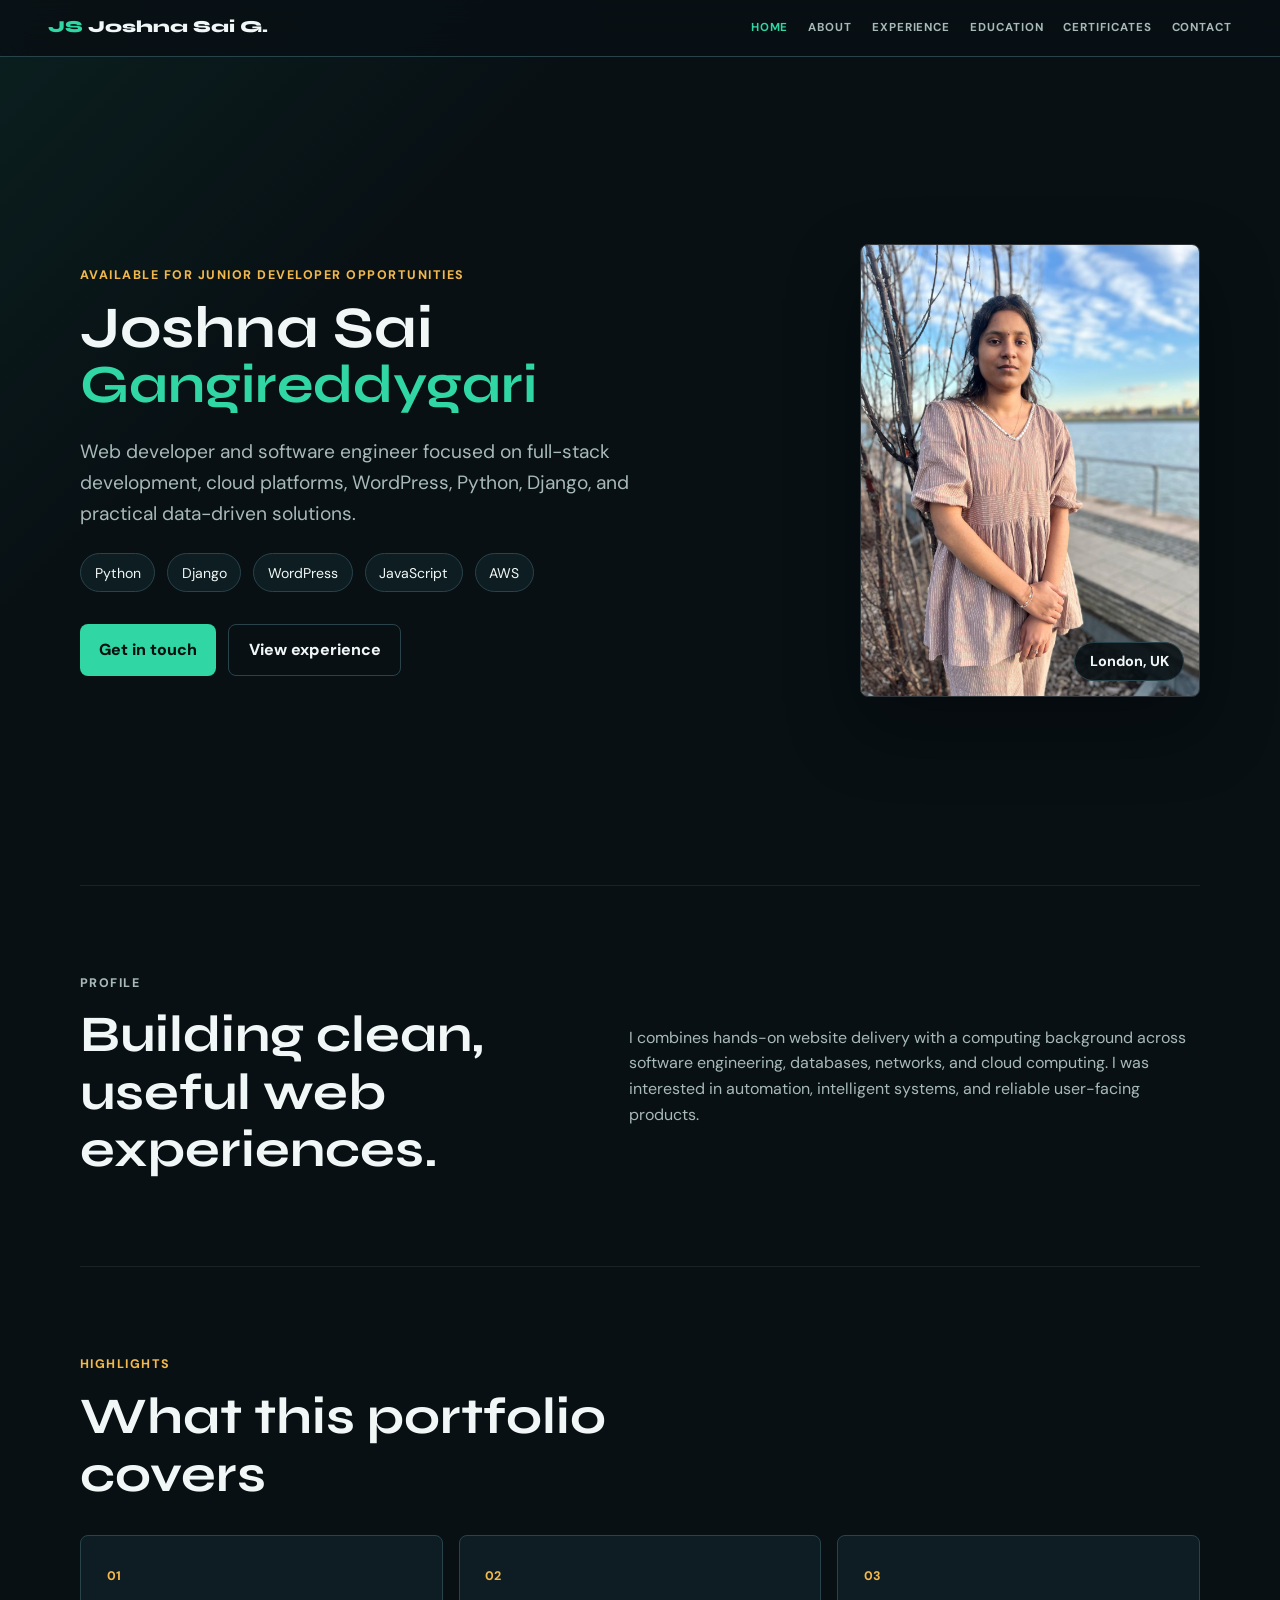
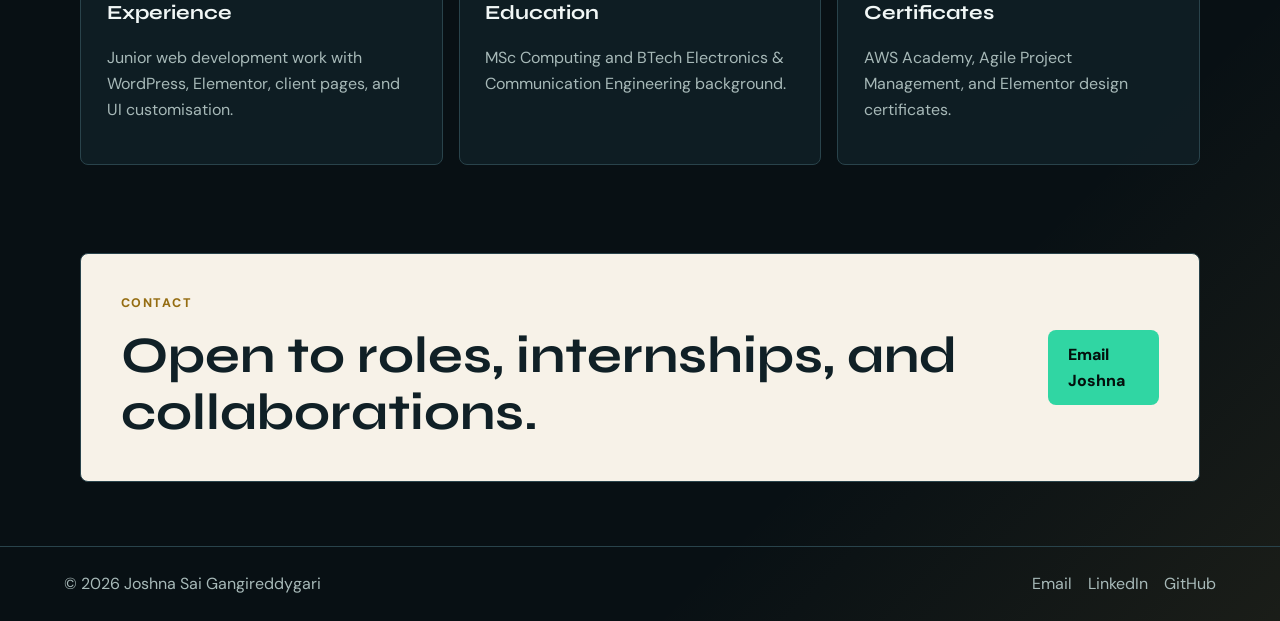
<file: index.html>
<!DOCTYPE html>
<html lang="en">
<head>
  <meta charset="UTF-8">
  <meta name="viewport" content="width=device-width, initial-scale=1.0">
  <meta name="description" content="Portfolio website for Joshna Sai Gangireddygari, a web developer and software engineer based in London.">
  <title>Joshna Sai Gangireddygari | Portfolio</title>
  <link rel="preconnect" href="https://fonts.googleapis.com">
  <link rel="preconnect" href="https://fonts.gstatic.com" crossorigin>
  <link href="https://fonts.googleapis.com/css2?family=DM+Sans:wght@400;500;700&family=Syne:wght@600;700;800&display=swap" rel="stylesheet">
  <link rel="stylesheet" href="style.css">
</head>
<body>
  <header class="site-header">
    <a class="brand" href="index.html"><span>JS</span> Joshna Sai G.</a>
    <button class="menu-toggle" type="button" aria-label="Open navigation" aria-expanded="false">
      <span></span>
      <span></span>
      <span></span>
    </button>
    <nav class="site-nav" aria-label="Main navigation">
      <a href="index.html">Home</a>
      <a href="about.html">About</a>
      <a href="experience.html">Experience</a>
      <a href="education.html">Education</a>
      <a href="certificates.html">Certificates</a>
      <a href="contact.html">Contact</a>
    </nav>
  </header>

  <main>
    <section class="hero">
      <div class="hero-copy">
        <p class="eyebrow">Available for junior developer opportunities</p>
        <h1>Joshna Sai <span>Gangireddygari</span></h1>
        <p class="hero-text">
          Web developer and software engineer focused on full-stack development,
          cloud platforms, WordPress, Python, Django, and practical data-driven solutions.
        </p>
        <div class="tag-row" aria-label="Core skills">
          <span>Python</span>
          <span>Django</span>
          <span>WordPress</span>
          <span>JavaScript</span>
          <span>AWS</span>
        </div>
        <div class="action-row">
          <a class="button primary" href="contact.html">Get in touch</a>
          <a class="button secondary" href="experience.html">View experience</a>
        </div>
      </div>
      <div class="hero-photo">
        <img src="Joshna_profile.jpeg" alt="Joshna Sai Gangireddygari">
        <div class="status-pill">London, UK</div>
      </div>
    </section>

    <section class="section split-section">
      <div>
        <p class="section-kicker">Profile</p>
        <h2>Building clean, useful web experiences.</h2>
      </div>
      <p>
        I combines hands-on website delivery with a computing background across
        software engineering, databases, networks, and cloud computing. I was interested
        in automation, intelligent systems, and reliable user-facing products.
      </p>
    </section>

    <section class="section">
      <div class="section-heading">
        <p class="section-kicker">Highlights</p>
        <h2>What this portfolio covers</h2>
      </div>
      <div class="feature-grid">
        <a class="feature-card" href="experience.html">
          <span>01</span>
          <h3>Experience</h3>
          <p>Junior web development work with WordPress, Elementor, client pages, and UI customisation.</p>
        </a>
        <a class="feature-card" href="education.html">
          <span>02</span>
          <h3>Education</h3>
          <p>MSc Computing and BTech Electronics & Communication Engineering background.</p>
        </a>
        <a class="feature-card" href="certificates.html">
          <span>03</span>
          <h3>Certificates</h3>
          <p>AWS Academy, Agile Project Management, and Elementor design certificates.</p>
        </a>
      </div>
    </section>

    <section class="cta-band">
      <div>
        <p class="section-kicker">Contact</p>
        <h2>Open to roles, internships, and collaborations.</h2>
      </div>
      <a class="button primary" href="mailto:joshnasaigrg@gmail.com">Email Joshna</a>
    </section>
  </main>

  <footer class="site-footer">
    <p>© 2026 Joshna Sai Gangireddygari</p>
    <div>
      <a href="mailto:joshnasaigrg@gmail.com">Email</a>
      <a href="https://www.linkedin.com/in/joshna-sai-gangireddygari-554919246" target="_blank" rel="noopener">LinkedIn</a>
      <a href="https://github.com/joshnasai" target="_blank" rel="noopener">GitHub</a>
    </div>
  </footer>

  <script src="script.js"></script>
</body>
</html>
</file>
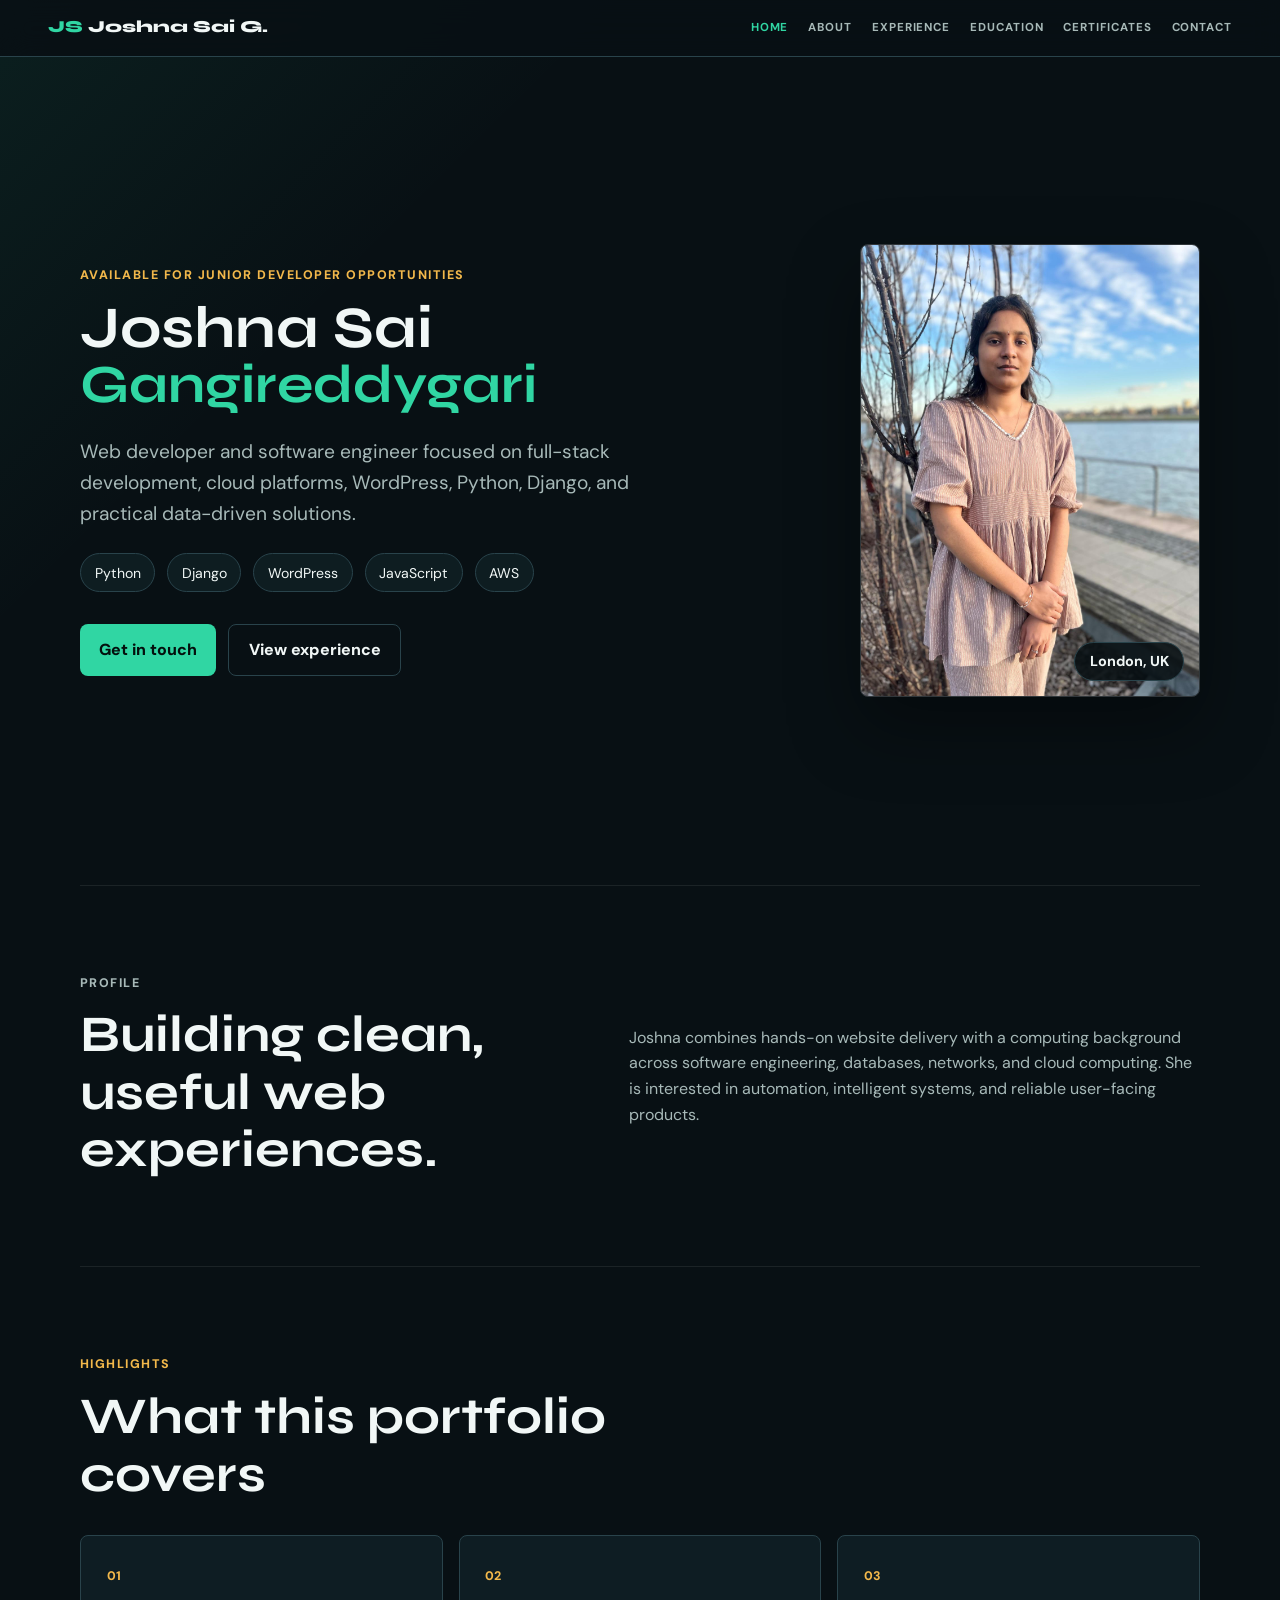
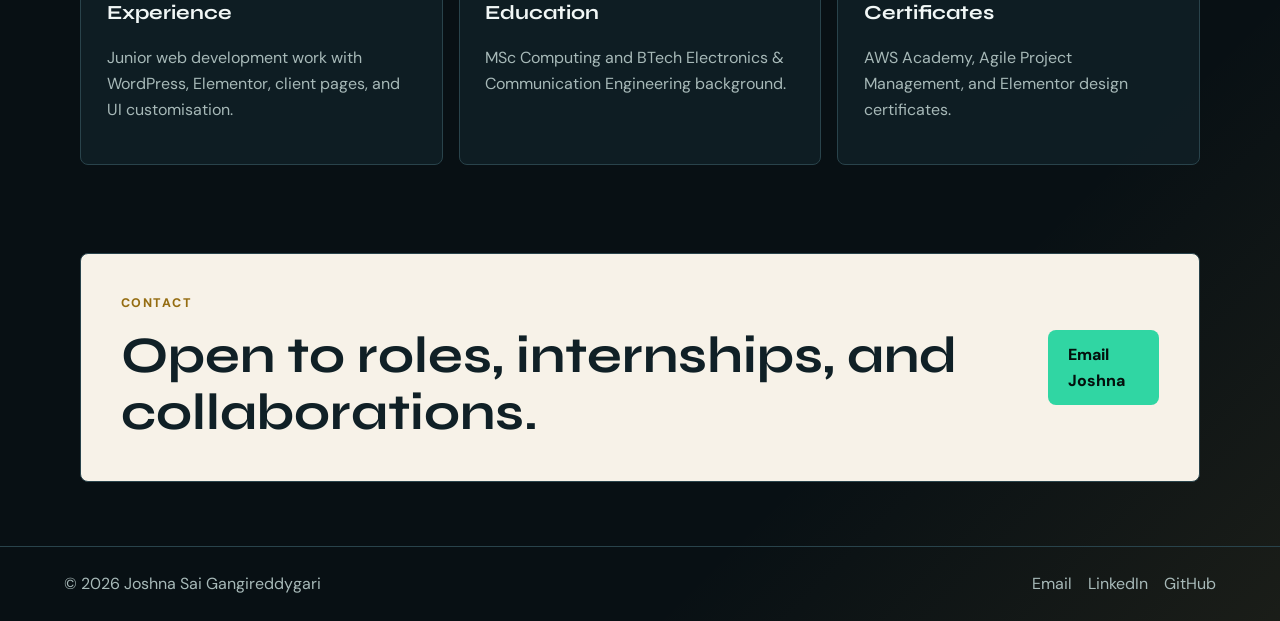
<file: Joshna_Portfolio-main/index.html>
<!DOCTYPE html>
<html lang="en">
<head>
  <meta charset="UTF-8">
  <meta name="viewport" content="width=device-width, initial-scale=1.0">
  <meta name="description" content="Portfolio website for Joshna Sai Gangireddygari, a web developer and software engineer based in London.">
  <title>Joshna Sai Gangireddygari | Portfolio</title>
  <link rel="preconnect" href="https://fonts.googleapis.com">
  <link rel="preconnect" href="https://fonts.gstatic.com" crossorigin>
  <link href="https://fonts.googleapis.com/css2?family=DM+Sans:wght@400;500;700&family=Syne:wght@600;700;800&display=swap" rel="stylesheet">
  <link rel="stylesheet" href="style.css">
</head>
<body>
  <header class="site-header">
    <a class="brand" href="index.html"><span>JS</span> Joshna Sai G.</a>
    <button class="menu-toggle" type="button" aria-label="Open navigation" aria-expanded="false">
      <span></span>
      <span></span>
      <span></span>
    </button>
    <nav class="site-nav" aria-label="Main navigation">
      <a href="index.html">Home</a>
      <a href="about.html">About</a>
      <a href="experience.html">Experience</a>
      <a href="education.html">Education</a>
      <a href="certificates.html">Certificates</a>
      <a href="contact.html">Contact</a>
    </nav>
  </header>

  <main>
    <section class="hero">
      <div class="hero-copy">
        <p class="eyebrow">Available for junior developer opportunities</p>
        <h1>Joshna Sai <span>Gangireddygari</span></h1>
        <p class="hero-text">
          Web developer and software engineer focused on full-stack development,
          cloud platforms, WordPress, Python, Django, and practical data-driven solutions.
        </p>
        <div class="tag-row" aria-label="Core skills">
          <span>Python</span>
          <span>Django</span>
          <span>WordPress</span>
          <span>JavaScript</span>
          <span>AWS</span>
        </div>
        <div class="action-row">
          <a class="button primary" href="contact.html">Get in touch</a>
          <a class="button secondary" href="experience.html">View experience</a>
        </div>
      </div>
      <div class="hero-photo">
        <img src="Joshna_profile.jpeg" alt="Joshna Sai Gangireddygari">
        <div class="status-pill">London, UK</div>
      </div>
    </section>

    <section class="section split-section">
      <div>
        <p class="section-kicker">Profile</p>
        <h2>Building clean, useful web experiences.</h2>
      </div>
      <p>
        Joshna combines hands-on website delivery with a computing background across
        software engineering, databases, networks, and cloud computing. She is interested
        in automation, intelligent systems, and reliable user-facing products.
      </p>
    </section>

    <section class="section">
      <div class="section-heading">
        <p class="section-kicker">Highlights</p>
        <h2>What this portfolio covers</h2>
      </div>
      <div class="feature-grid">
        <a class="feature-card" href="experience.html">
          <span>01</span>
          <h3>Experience</h3>
          <p>Junior web development work with WordPress, Elementor, client pages, and UI customisation.</p>
        </a>
        <a class="feature-card" href="education.html">
          <span>02</span>
          <h3>Education</h3>
          <p>MSc Computing and BTech Electronics & Communication Engineering background.</p>
        </a>
        <a class="feature-card" href="certificates.html">
          <span>03</span>
          <h3>Certificates</h3>
          <p>AWS Academy, Agile Project Management, and Elementor design certificates.</p>
        </a>
      </div>
    </section>

    <section class="cta-band">
      <div>
        <p class="section-kicker">Contact</p>
        <h2>Open to roles, internships, and collaborations.</h2>
      </div>
      <a class="button primary" href="mailto:joshnasaigrg@gmail.com">Email Joshna</a>
    </section>
  </main>

  <footer class="site-footer">
    <p>© 2026 Joshna Sai Gangireddygari</p>
    <div>
      <a href="mailto:joshnasaigrg@gmail.com">Email</a>
      <a href="https://www.linkedin.com/in/joshna-sai-gangireddygari-554919246" target="_blank" rel="noopener">LinkedIn</a>
      <a href="https://github.com/joshnasai" target="_blank" rel="noopener">GitHub</a>
    </div>
  </footer>

  <script src="script.js"></script>
</body>
</html>
</file>
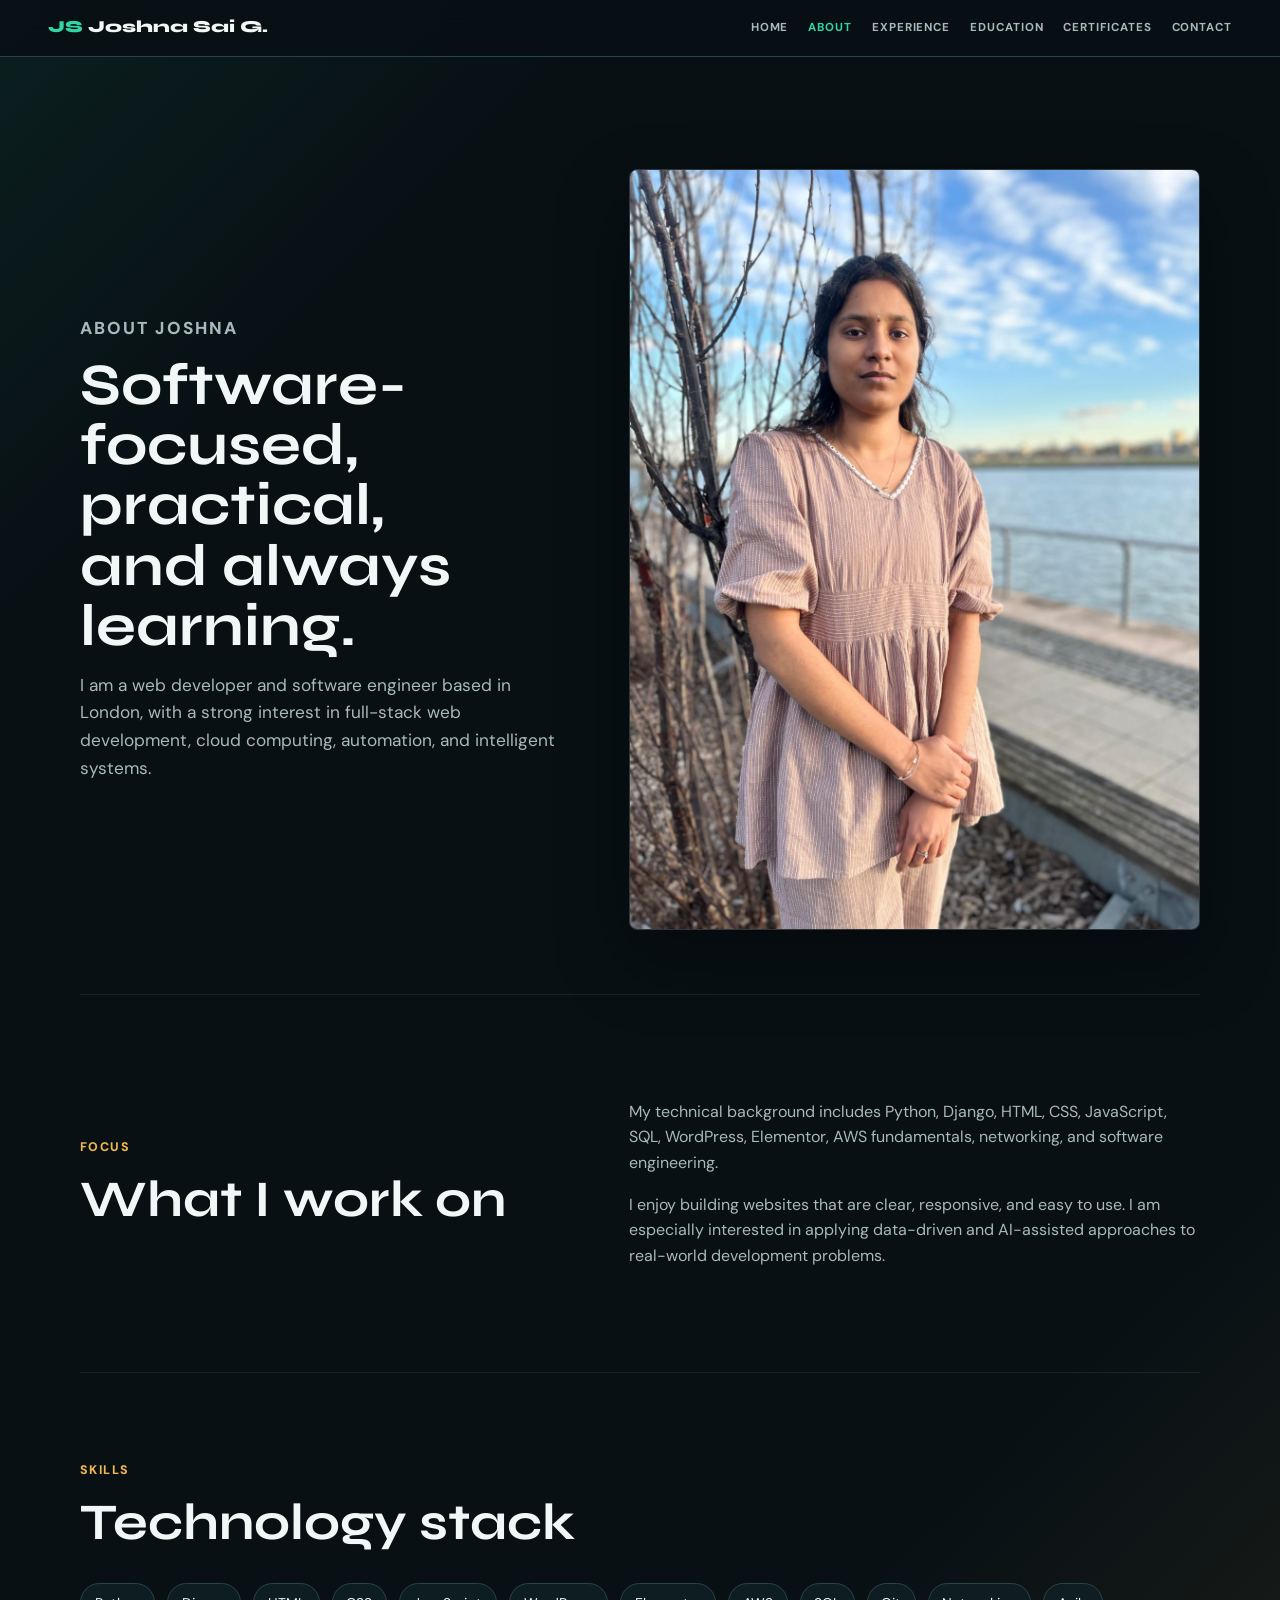
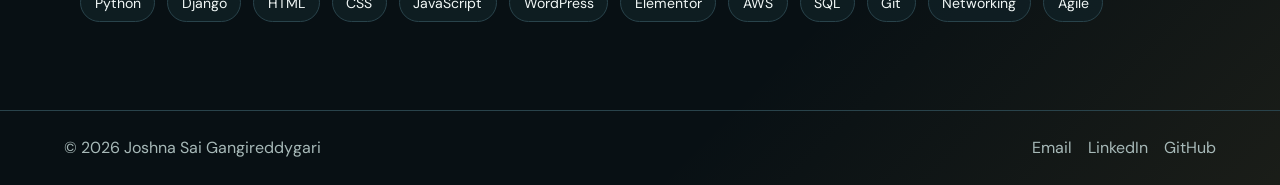
<file: about.html>
<!DOCTYPE html>
<html lang="en">
<head>
  <meta charset="UTF-8">
  <meta name="viewport" content="width=device-width, initial-scale=1.0">
  <meta name="description" content="About Joshna Sai Gangireddygari.">
  <title>About | Joshna Sai Gangireddygari</title>
  <link rel="preconnect" href="https://fonts.googleapis.com">
  <link rel="preconnect" href="https://fonts.gstatic.com" crossorigin>
  <link href="https://fonts.googleapis.com/css2?family=DM+Sans:wght@400;500;700&family=Syne:wght@600;700;800&display=swap" rel="stylesheet">
  <link rel="stylesheet" href="style.css">
</head>
<body>
  <header class="site-header">
    <a class="brand" href="index.html"><span>JS</span> Joshna Sai G.</a>
    <button class="menu-toggle" type="button" aria-label="Open navigation" aria-expanded="false"><span></span><span></span><span></span></button>
    <nav class="site-nav" aria-label="Main navigation">
      <a href="index.html">Home</a>
      <a href="about.html">About</a>
      <a href="experience.html">Experience</a>
      <a href="education.html">Education</a>
      <a href="certificates.html">Certificates</a>
      <a href="contact.html">Contact</a>
    </nav>
  </header>

  <main>
    <section class="page-hero two-column">
      <div>
        <p class="eyebrow">About Joshna</p>
        <h1>Software-focused, practical, and always learning.</h1>
        <p>
          I am a web developer and software engineer based in London, with a strong
          interest in full-stack web development, cloud computing, automation, and
          intelligent systems.
        </p>
      </div>
      <img class="portrait" src="Joshna_profile.jpeg" alt="Joshna Sai Gangireddygari">
    </section>

    <section class="section two-column">
      <div>
        <p class="section-kicker">Focus</p>
        <h2>What I work on</h2>
      </div>
      <div class="rich-text">
        <p>
          My technical background includes Python, Django, HTML, CSS, JavaScript, SQL,
          WordPress, Elementor, AWS fundamentals, networking, and software engineering.
        </p>
        <p>
          I enjoy building websites that are clear, responsive, and easy to use. I am
          especially interested in applying data-driven and AI-assisted approaches to
          real-world development problems.
        </p>
      </div>
    </section>

    <section class="section">
      <div class="section-heading">
        <p class="section-kicker">Skills</p>
        <h2>Technology stack</h2>
      </div>
      <div class="skill-grid">
        <span>Python</span>
        <span>Django</span>
        <span>HTML</span>
        <span>CSS</span>
        <span>JavaScript</span>
        <span>WordPress</span>
        <span>Elementor</span>
        <span>AWS</span>
        <span>SQL</span>
        <span>Git</span>
        <span>Networking</span>
        <span>Agile</span>
      </div>
    </section>
  </main>

  <footer class="site-footer">
    <p>© 2026 Joshna Sai Gangireddygari</p>
    <div>
      <a href="mailto:joshnasaigrg@gmail.com">Email</a>
      <a href="https://www.linkedin.com/in/joshna-sai-gangireddygari-554919246" target="_blank" rel="noopener">LinkedIn</a>
      <a href="https://github.com/joshnasai" target="_blank" rel="noopener">GitHub</a>
    </div>
  </footer>

  <script src="script.js"></script>
</body>
</html>
</file>
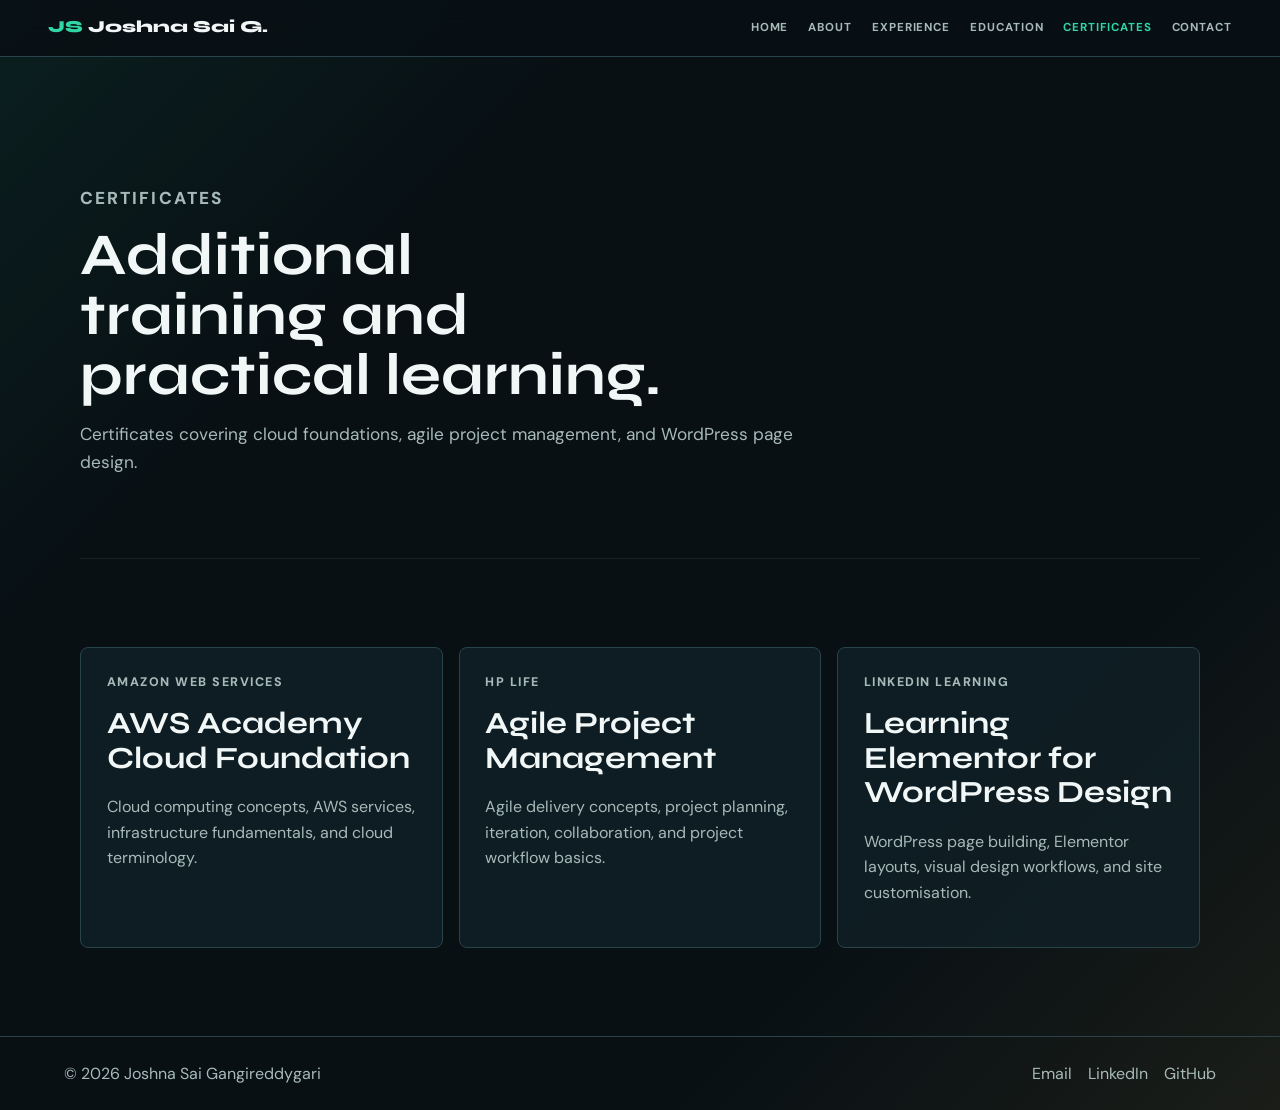
<file: certificates.html>
<!DOCTYPE html>
<html lang="en">
<head>
  <meta charset="UTF-8">
  <meta name="viewport" content="width=device-width, initial-scale=1.0">
  <meta name="description" content="Certificates earned by Joshna Sai Gangireddygari.">
  <title>Certificates | Joshna Sai Gangireddygari</title>
  <link rel="preconnect" href="https://fonts.googleapis.com">
  <link rel="preconnect" href="https://fonts.gstatic.com" crossorigin>
  <link href="https://fonts.googleapis.com/css2?family=DM+Sans:wght@400;500;700&family=Syne:wght@600;700;800&display=swap" rel="stylesheet">
  <link rel="stylesheet" href="style.css">
</head>
<body>
  <header class="site-header">
    <a class="brand" href="index.html"><span>JS</span> Joshna Sai G.</a>
    <button class="menu-toggle" type="button" aria-label="Open navigation" aria-expanded="false"><span></span><span></span><span></span></button>
    <nav class="site-nav" aria-label="Main navigation">
      <a href="index.html">Home</a>
      <a href="about.html">About</a>
      <a href="experience.html">Experience</a>
      <a href="education.html">Education</a>
      <a href="certificates.html">Certificates</a>
      <a href="contact.html">Contact</a>
    </nav>
  </header>

  <main>
    <section class="page-hero">
      <p class="eyebrow">Certificates</p>
      <h1>Additional training and practical learning.</h1>
      <p>Certificates covering cloud foundations, agile project management, and WordPress page design.</p>
    </section>

    <section class="section">
      <div class="certificate-grid">
        <article class="info-card">
          <p class="card-date">Amazon Web Services</p>
          <h2>AWS Academy Cloud Foundation</h2>
          <p>Cloud computing concepts, AWS services, infrastructure fundamentals, and cloud terminology.</p>
        </article>
        <article class="info-card">
          <p class="card-date">HP LIFE</p>
          <h2>Agile Project Management</h2>
          <p>Agile delivery concepts, project planning, iteration, collaboration, and project workflow basics.</p>
        </article>
        <article class="info-card">
          <p class="card-date">LinkedIn Learning</p>
          <h2>Learning Elementor for WordPress Design</h2>
          <p>WordPress page building, Elementor layouts, visual design workflows, and site customisation.</p>
        </article>
      </div>
    </section>
  </main>

  <footer class="site-footer">
    <p>© 2026 Joshna Sai Gangireddygari</p>
    <div>
      <a href="mailto:joshnasaigrg@gmail.com">Email</a>
      <a href="https://www.linkedin.com/in/joshna-sai-gangireddygari-554919246" target="_blank" rel="noopener">LinkedIn</a>
      <a href="https://github.com/joshnasai" target="_blank" rel="noopener">GitHub</a>
    </div>
  </footer>

  <script src="script.js"></script>
</body>
</html>
</file>
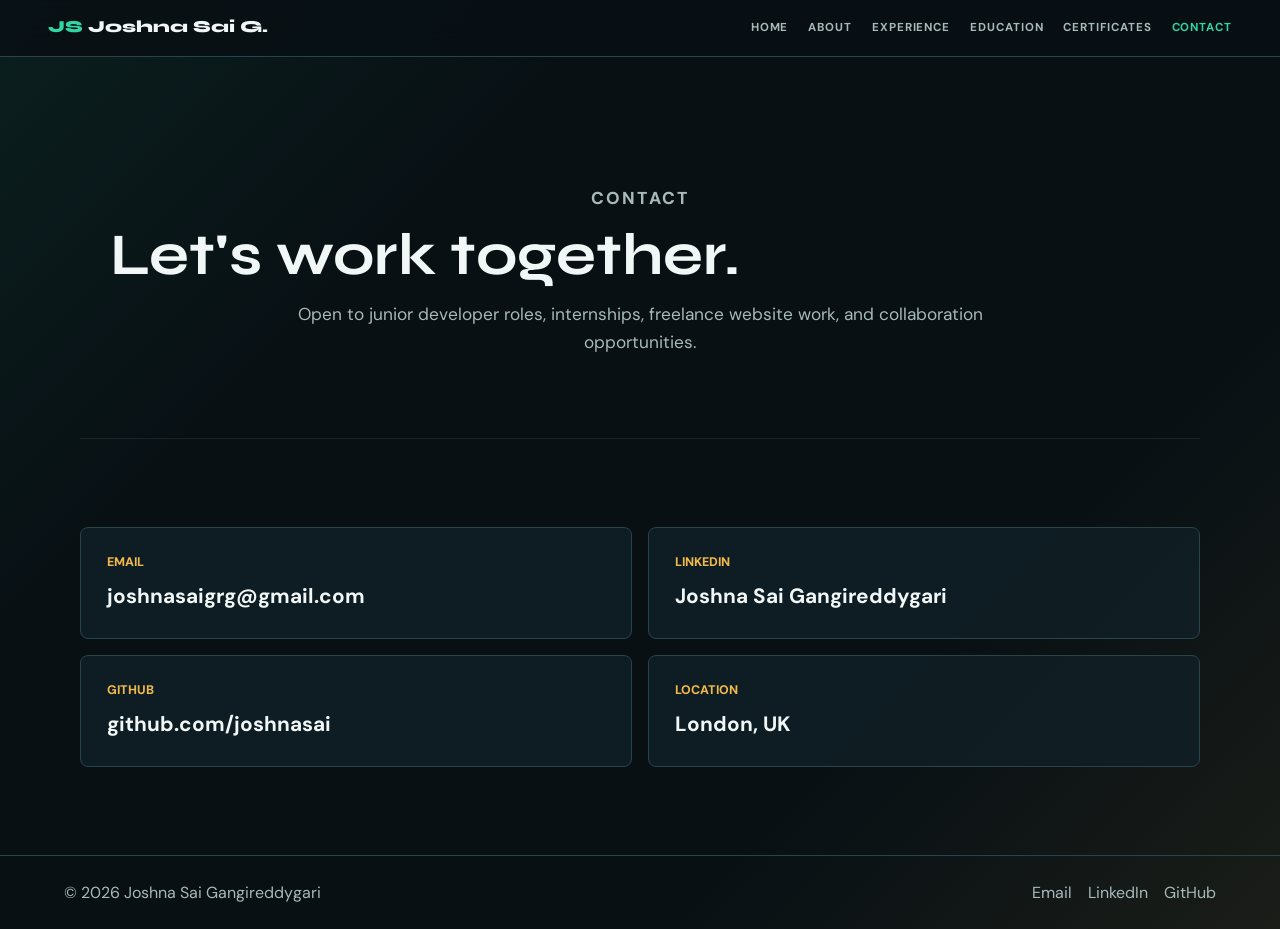
<file: contact.html>
<!DOCTYPE html>
<html lang="en">
<head>
  <meta charset="UTF-8">
  <meta name="viewport" content="width=device-width, initial-scale=1.0">
  <meta name="description" content="Contact Joshna Sai Gangireddygari.">
  <title>Contact | Joshna Sai Gangireddygari</title>
  <link rel="preconnect" href="https://fonts.googleapis.com">
  <link rel="preconnect" href="https://fonts.gstatic.com" crossorigin>
  <link href="https://fonts.googleapis.com/css2?family=DM+Sans:wght@400;500;700&family=Syne:wght@600;700;800&display=swap" rel="stylesheet">
  <link rel="stylesheet" href="style.css">
</head>
<body>
  <header class="site-header">
    <a class="brand" href="index.html"><span>JS</span> Joshna Sai G.</a>
    <button class="menu-toggle" type="button" aria-label="Open navigation" aria-expanded="false"><span></span><span></span><span></span></button>
    <nav class="site-nav" aria-label="Main navigation">
      <a href="index.html">Home</a>
      <a href="about.html">About</a>
      <a href="experience.html">Experience</a>
      <a href="education.html">Education</a>
      <a href="certificates.html">Certificates</a>
      <a href="contact.html">Contact</a>
    </nav>
  </header>

  <main>
    <section class="page-hero contact-hero">
      <p class="eyebrow">Contact</p>
      <h1>Let's work together.</h1>
      <p>Open to junior developer roles, internships, freelance website work, and collaboration opportunities.</p>
    </section>

    <section class="section contact-grid">
      <a class="contact-card" href="mailto:joshnasaigrg@gmail.com">
        <span>Email</span>
        <strong>joshnasaigrg@gmail.com</strong>
      </a>
      <a class="contact-card" href="https://www.linkedin.com/in/joshna-sai-gangireddygari-554919246" target="_blank" rel="noopener">
        <span>LinkedIn</span>
        <strong>Joshna Sai Gangireddygari</strong>
      </a>
      <a class="contact-card" href="https://github.com/joshnasai" target="_blank" rel="noopener">
        <span>GitHub</span>
        <strong>github.com/joshnasai</strong>
      </a>
      <div class="contact-card">
        <span>Location</span>
        <strong>London, UK</strong>
      </div>
    </section>
  </main>

  <footer class="site-footer">
    <p>© 2026 Joshna Sai Gangireddygari</p>
    <div>
      <a href="mailto:joshnasaigrg@gmail.com">Email</a>
      <a href="https://www.linkedin.com/in/joshna-sai-gangireddygari-554919246" target="_blank" rel="noopener">LinkedIn</a>
      <a href="https://github.com/joshnasai" target="_blank" rel="noopener">GitHub</a>
    </div>
  </footer>

  <script src="script.js"></script>
</body>
</html>
</file>
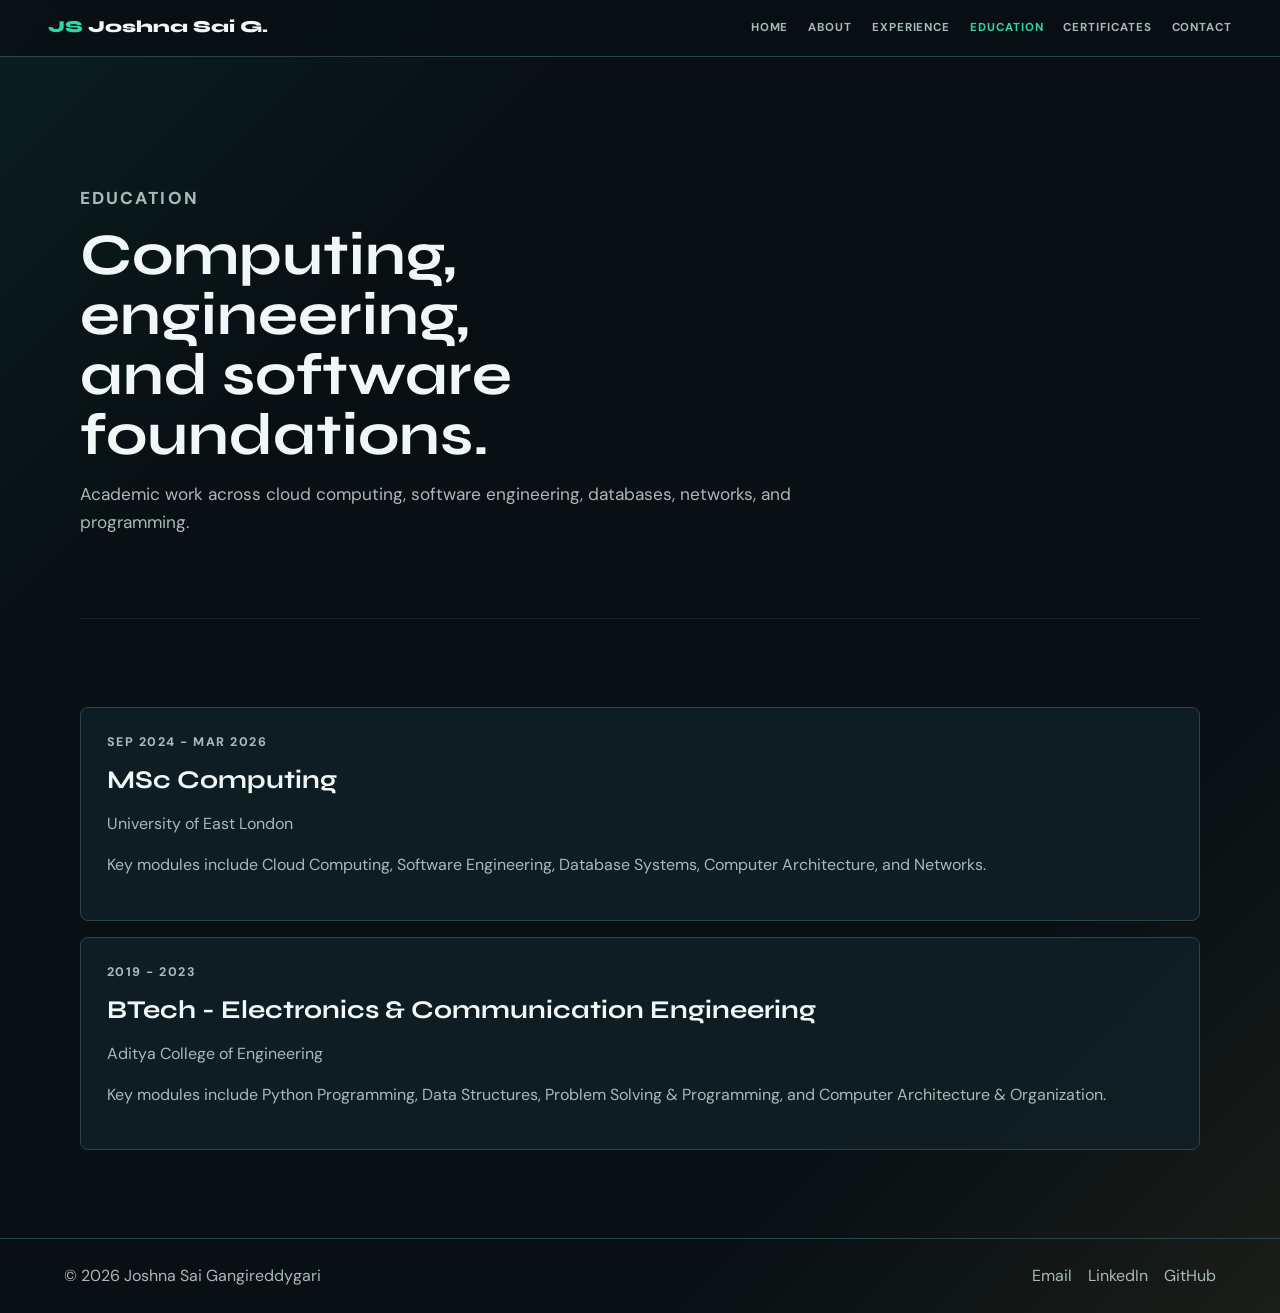
<file: education.html>
<!DOCTYPE html>
<html lang="en">
<head>
  <meta charset="UTF-8">
  <meta name="viewport" content="width=device-width, initial-scale=1.0">
  <meta name="description" content="Education of Joshna Sai Gangireddygari.">
  <title>Education | Joshna Sai Gangireddygari</title>
  <link rel="preconnect" href="https://fonts.googleapis.com">
  <link rel="preconnect" href="https://fonts.gstatic.com" crossorigin>
  <link href="https://fonts.googleapis.com/css2?family=DM+Sans:wght@400;500;700&family=Syne:wght@600;700;800&display=swap" rel="stylesheet">
  <link rel="stylesheet" href="style.css">
</head>
<body>
  <header class="site-header">
    <a class="brand" href="index.html"><span>JS</span> Joshna Sai G.</a>
    <button class="menu-toggle" type="button" aria-label="Open navigation" aria-expanded="false"><span></span><span></span><span></span></button>
    <nav class="site-nav" aria-label="Main navigation">
      <a href="index.html">Home</a>
      <a href="about.html">About</a>
      <a href="experience.html">Experience</a>
      <a href="education.html">Education</a>
      <a href="certificates.html">Certificates</a>
      <a href="contact.html">Contact</a>
    </nav>
  </header>

  <main>
    <section class="page-hero">
      <p class="eyebrow">Education</p>
      <h1>Computing, engineering, and software foundations.</h1>
      <p>Academic work across cloud computing, software engineering, databases, networks, and programming.</p>
    </section>

    <section class="section education-list">
      <article class="info-card">
        <p class="card-date">Sep 2024 - Mar 2026</p>
        <h2>MSc Computing</h2>
        <p class="muted">University of East London</p>
        <p>Key modules include Cloud Computing, Software Engineering, Database Systems, Computer Architecture, and Networks.</p>
      </article>
      <article class="info-card">
        <p class="card-date">2019 - 2023</p>
        <h2>BTech - Electronics & Communication Engineering</h2>
        <p class="muted">Aditya College of Engineering</p>
        <p>Key modules include Python Programming, Data Structures, Problem Solving & Programming, and Computer Architecture & Organization.</p>
      </article>
    </section>
  </main>

  <footer class="site-footer">
    <p>© 2026 Joshna Sai Gangireddygari</p>
    <div>
      <a href="mailto:joshnasaigrg@gmail.com">Email</a>
      <a href="https://www.linkedin.com/in/joshna-sai-gangireddygari-554919246" target="_blank" rel="noopener">LinkedIn</a>
      <a href="https://github.com/joshnasai" target="_blank" rel="noopener">GitHub</a>
    </div>
  </footer>

  <script src="script.js"></script>
</body>
</html>
</file>
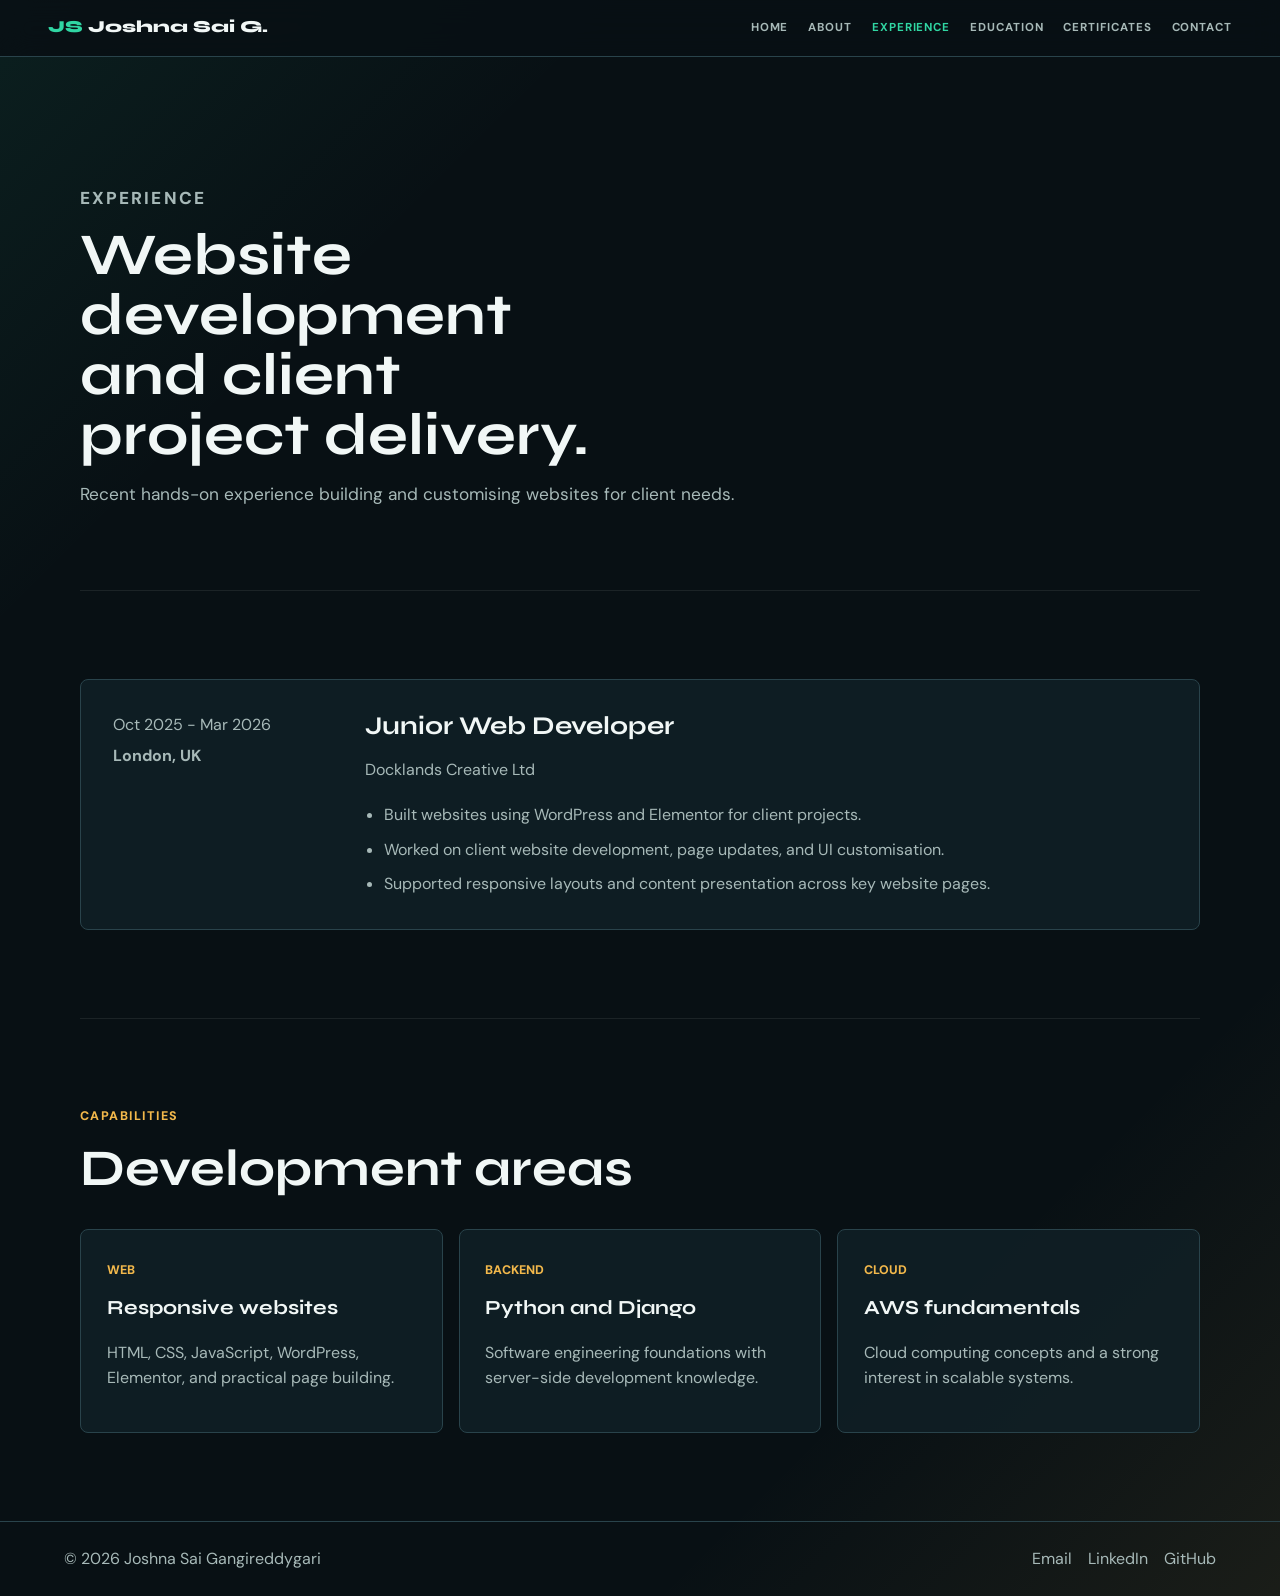
<file: experience.html>
<!DOCTYPE html>
<html lang="en">
<head>
  <meta charset="UTF-8">
  <meta name="viewport" content="width=device-width, initial-scale=1.0">
  <meta name="description" content="Experience of Joshna Sai Gangireddygari.">
  <title>Experience | Joshna Sai Gangireddygari</title>
  <link rel="preconnect" href="https://fonts.googleapis.com">
  <link rel="preconnect" href="https://fonts.gstatic.com" crossorigin>
  <link href="https://fonts.googleapis.com/css2?family=DM+Sans:wght@400;500;700&family=Syne:wght@600;700;800&display=swap" rel="stylesheet">
  <link rel="stylesheet" href="style.css">
</head>
<body>
  <header class="site-header">
    <a class="brand" href="index.html"><span>JS</span> Joshna Sai G.</a>
    <button class="menu-toggle" type="button" aria-label="Open navigation" aria-expanded="false"><span></span><span></span><span></span></button>
    <nav class="site-nav" aria-label="Main navigation">
      <a href="index.html">Home</a>
      <a href="about.html">About</a>
      <a href="experience.html">Experience</a>
      <a href="education.html">Education</a>
      <a href="certificates.html">Certificates</a>
      <a href="contact.html">Contact</a>
    </nav>
  </header>

  <main>
    <section class="page-hero">
      <p class="eyebrow">Experience</p>
      <h1>Website development and client project delivery.</h1>
      <p>Recent hands-on experience building and customising websites for client needs.</p>
    </section>

    <section class="section">
      <article class="timeline-card">
        <div class="timeline-meta">
          <span>Oct 2025 - Mar 2026</span>
          <strong>London, UK</strong>
        </div>
        <div>
          <h2>Junior Web Developer</h2>
          <p class="muted">Docklands Creative Ltd</p>
          <ul class="clean-list">
            <li>Built websites using WordPress and Elementor for client projects.</li>
            <li>Worked on client website development, page updates, and UI customisation.</li>
            <li>Supported responsive layouts and content presentation across key website pages.</li>
          </ul>
        </div>
      </article>
    </section>

    <section class="section">
      <div class="section-heading">
        <p class="section-kicker">Capabilities</p>
        <h2>Development areas</h2>
      </div>
      <div class="feature-grid">
        <div class="feature-card">
          <span>Web</span>
          <h3>Responsive websites</h3>
          <p>HTML, CSS, JavaScript, WordPress, Elementor, and practical page building.</p>
        </div>
        <div class="feature-card">
          <span>Backend</span>
          <h3>Python and Django</h3>
          <p>Software engineering foundations with server-side development knowledge.</p>
        </div>
        <div class="feature-card">
          <span>Cloud</span>
          <h3>AWS fundamentals</h3>
          <p>Cloud computing concepts and a strong interest in scalable systems.</p>
        </div>
      </div>
    </section>
  </main>

  <footer class="site-footer">
    <p>© 2026 Joshna Sai Gangireddygari</p>
    <div>
      <a href="mailto:joshnasaigrg@gmail.com">Email</a>
      <a href="https://www.linkedin.com/in/joshna-sai-gangireddygari-554919246" target="_blank" rel="noopener">LinkedIn</a>
      <a href="https://github.com/joshnasai" target="_blank" rel="noopener">GitHub</a>
    </div>
  </footer>

  <script src="script.js"></script>
</body>
</html>
</file>
<file: style.css>
:root {
  --bg: #081014;
  --surface: #102026;
  --surface-2: #162b32;
  --line: #29434b;
  --text: #f1f7f6;
  --muted: #a7b9b8;
  --accent: #30d6a3;
  --accent-2: #f2b84b;
  --paper: #f7f2e8;
  --ink: #102026;
  --display: "Syne", sans-serif;
  --body: "DM Sans", sans-serif;
}

* {
  box-sizing: border-box;
}

html {
  scroll-behavior: smooth;
}

body {
  margin: 0;
  background:
    linear-gradient(135deg, rgba(48, 214, 163, 0.08), transparent 28rem),
    linear-gradient(315deg, rgba(242, 184, 75, 0.08), transparent 28rem),
    var(--bg);
  color: var(--text);
  font-family: var(--body);
  line-height: 1.6;
}

img {
  display: block;
  max-width: 100%;
}

a {
  color: inherit;
}

.site-header {
  position: sticky;
  top: 0;
  z-index: 10;
  display: flex;
  align-items: center;
  justify-content: space-between;
  gap: 1rem;
  padding: 0.9rem clamp(1rem, 4vw, 3rem);
  background: rgba(8, 16, 20, 0.9);
  border-bottom: 1px solid var(--line);
  backdrop-filter: blur(14px);
}

.brand {
  color: var(--text);
  font-family: var(--display);
  font-size: clamp(0.95rem, 1.5vw, 1.05rem);
  font-weight: 800;
  text-decoration: none;
  white-space: nowrap;
}

.brand span {
  color: var(--accent);
}

.site-nav {
  display: flex;
  align-items: center;
  justify-content: flex-end;
  gap: clamp(0.65rem, 1.6vw, 1.25rem);
  min-width: 0;
}

.site-nav a {
  color: var(--muted);
  font-size: clamp(0.7rem, 0.9vw, 0.78rem);
  font-weight: 700;
  letter-spacing: 0.08em;
  text-decoration: none;
  text-transform: uppercase;
  white-space: nowrap;
}

.site-nav a:hover,
.site-nav a.active {
  color: var(--accent);
}

.menu-toggle {
  display: none;
  width: 2.5rem;
  height: 2.5rem;
  border: 1px solid var(--line);
  border-radius: 8px;
  background: var(--surface);
  cursor: pointer;
  padding: 0.55rem;
}

.menu-toggle span {
  display: block;
  height: 2px;
  margin: 0.3rem 0;
  background: var(--text);
}

.hero,
.page-hero,
.section,
.cta-band {
  width: min(1120px, calc(100% - 2rem));
  margin: 0 auto;
}

.hero {
  min-height: calc(100vh - 4.5rem);
  display: grid;
  grid-template-columns: minmax(0, 1fr) minmax(260px, 340px);
  align-items: center;
  gap: clamp(2rem, 3vw, 3.5rem);
  padding: clamp(3rem, 8vw, 6rem) 0;
}

.hero h1,
.page-hero h1 {
  max-width: 690px;
  margin: 0;
  font-family: var(--display);
  font-size: clamp(2.4rem, 4.6vw, 4.25rem);
  line-height: 1.02;
  letter-spacing: 0;
  text-wrap: balance;
}

.hero h1 span {
  display: block;
  color: var(--accent);
  font-size: clamp(2.25rem, 4.2vw, 3.85rem);
  overflow-wrap: normal;
  word-break: normal;
}

.hero-text,
.page-hero p,
.split-section p,
.rich-text p,
.info-card p,
.feature-card p {
  color: var(--muted);
}

.hero-text {
  max-width: 600px;
  margin: 1.5rem 0;
  font-size: clamp(1rem, 2vw, 1.2rem);
}

.eyebrow,
.section-kicker,
.card-date {
  margin: 0 0 0.8rem;
  color: var(--accent-2);
  font-size: 0.78rem;
  font-weight: 800;
  letter-spacing: 0.12em;
  text-transform: uppercase;
}

.tag-row,
.action-row {
  display: flex;
  flex-wrap: wrap;
  gap: 0.75rem;
}

.tag-row {
  margin: 0 0 2rem;
}

.tag-row span,
.skill-grid span {
  border: 1px solid var(--line);
  border-radius: 999px;
  background: rgba(16, 32, 38, 0.78);
  color: var(--text);
  font-size: 0.88rem;
  padding: 0.45rem 0.85rem;
}

.button {
  display: inline-flex;
  align-items: center;
  justify-content: center;
  min-height: 2.9rem;
  border-radius: 8px;
  font-weight: 800;
  text-decoration: none;
  padding: 0.75rem 1.2rem;
  transition: transform 0.2s, border-color 0.2s, background 0.2s;
}

.button:hover {
  transform: translateY(-2px);
}

.button.primary {
  background: var(--accent);
  color: #04100d;
}

.button.secondary {
  border: 1px solid var(--line);
  color: var(--text);
}

.hero-photo {
  position: relative;
  justify-self: center;
  width: min(340px, 100%);
}

.hero-photo img,
.portrait {
  width: 100%;
  aspect-ratio: 3 / 4;
  border: 1px solid rgba(255, 255, 255, 0.16);
  border-radius: 8px;
  object-fit: cover;
  box-shadow: 0 30px 70px rgba(0, 0, 0, 0.38);
}

.status-pill {
  position: absolute;
  right: 1rem;
  bottom: 1rem;
  border: 1px solid var(--line);
  border-radius: 999px;
  background: rgba(8, 16, 20, 0.88);
  color: var(--text);
  font-size: 0.9rem;
  font-weight: 700;
  padding: 0.45rem 0.9rem;
}

.page-hero {
  padding: clamp(4rem, 9vw, 7rem) 0 clamp(2rem, 5vw, 4rem);
}

.page-hero p {
  max-width: 720px;
  margin-top: 1rem;
  font-size: 1.08rem;
}

.two-column,
.split-section {
  display: grid;
  grid-template-columns: minmax(0, 0.85fr) minmax(0, 1fr);
  gap: clamp(2rem, 5vw, 4rem);
  align-items: center;
}

.section {
  padding: clamp(3rem, 7vw, 5.5rem) 0;
  border-top: 1px solid rgba(255, 255, 255, 0.08);
}

.section-heading {
  max-width: 720px;
  margin-bottom: 2rem;
}

.section h2,
.cta-band h2,
.info-card h2,
.timeline-card h2 {
  margin: 0;
  font-family: var(--display);
  line-height: 1.12;
  letter-spacing: 0;
}

.section h2,
.cta-band h2 {
  font-size: clamp(2rem, 4vw, 3.4rem);
}

.info-card h2,
.timeline-card h2 {
  font-size: clamp(1.45rem, 2vw, 2rem);
}

.feature-grid,
.certificate-grid,
.contact-grid {
  display: grid;
  grid-template-columns: repeat(3, minmax(0, 1fr));
  gap: 1rem;
}

.feature-card,
.info-card,
.timeline-card,
.contact-card {
  border: 1px solid var(--line);
  border-radius: 8px;
  background: rgba(16, 32, 38, 0.82);
  text-decoration: none;
}

.feature-card,
.info-card,
.contact-card {
  padding: clamp(1.2rem, 2vw, 1.6rem);
}

.feature-card {
  transition: transform 0.2s, border-color 0.2s;
}

.feature-card:hover,
.contact-card:hover {
  border-color: var(--accent);
  transform: translateY(-3px);
}

.feature-card span,
.contact-card span {
  color: var(--accent-2);
  font-size: 0.78rem;
  font-weight: 800;
  text-transform: uppercase;
}

.feature-card h3 {
  margin: 0.65rem 0 0.5rem;
  font-family: var(--display);
  font-size: 1.25rem;
}

.cta-band {
  display: flex;
  align-items: center;
  justify-content: space-between;
  gap: 2rem;
  margin-bottom: 4rem;
  border: 1px solid var(--line);
  border-radius: 8px;
  background: var(--paper);
  color: var(--ink);
  padding: clamp(1.5rem, 4vw, 2.5rem);
}

.cta-band .section-kicker {
  color: #956d12;
}

.skill-grid {
  display: flex;
  flex-wrap: wrap;
  gap: 0.75rem;
}

.timeline-card {
  display: grid;
  grid-template-columns: 220px 1fr;
  gap: 2rem;
  padding: clamp(1.4rem, 4vw, 2rem);
}

.timeline-meta span,
.timeline-meta strong,
.muted {
  color: var(--muted);
}

.timeline-meta span,
.timeline-meta strong {
  display: block;
}

.timeline-meta strong {
  margin-top: 0.35rem;
}

.clean-list {
  margin: 1.25rem 0 0;
  padding-left: 1.2rem;
  color: var(--muted);
}

.clean-list li + li {
  margin-top: 0.55rem;
}

.education-list {
  display: grid;
  gap: 1rem;
}

.certificate-grid {
  grid-template-columns: repeat(3, minmax(0, 1fr));
  align-items: stretch;
}

.certificate-grid .info-card {
  display: flex;
  flex-direction: column;
  min-height: 260px;
}

.certificate-grid .info-card h2 {
  max-width: 100%;
  font-size: clamp(1.55rem, 2.4vw, 2.35rem);
  line-height: 1.12;
  overflow-wrap: anywhere;
}

.certificate-grid .info-card p:last-child {
  margin-top: 1.2rem;
}

.contact-hero {
  text-align: center;
}

.contact-hero p {
  margin-left: auto;
  margin-right: auto;
}

.contact-grid {
  grid-template-columns: repeat(2, minmax(0, 1fr));
}

.contact-card {
  display: flex;
  flex-direction: column;
  gap: 0.35rem;
  transition: transform 0.2s, border-color 0.2s;
}

.contact-card strong {
  overflow-wrap: anywhere;
  font-size: clamp(1rem, 2vw, 1.3rem);
}

.site-footer {
  display: flex;
  align-items: center;
  justify-content: space-between;
  gap: 1rem;
  padding: 1.5rem clamp(1rem, 5vw, 4rem);
  border-top: 1px solid var(--line);
  color: var(--muted);
}

.site-footer p {
  margin: 0;
}

.site-footer div {
  display: flex;
  flex-wrap: wrap;
  gap: 1rem;
}

.site-footer a {
  color: var(--muted);
  text-decoration: none;
}

.site-footer a:hover {
  color: var(--accent);
}

@media (max-width: 1180px) {
  .menu-toggle {
    display: block;
  }

  .site-nav {
    position: absolute;
    top: 100%;
    left: 0;
    right: 0;
    display: none;
    flex-direction: column;
    align-items: flex-start;
    padding: 1rem;
    background: var(--bg);
    border-bottom: 1px solid var(--line);
  }

  .site-nav.open {
    display: flex;
  }

  .hero,
  .two-column,
  .split-section,
  .timeline-card {
    grid-template-columns: 1fr;
  }

  .hero {
    min-height: auto;
  }

  .hero h1,
  .page-hero h1,
  .hero h1 span {
    max-width: 100%;
    font-size: clamp(2.25rem, 9vw, 4rem);
  }

  .hero-photo {
    justify-self: start;
    max-width: 340px;
  }

  .feature-grid,
  .certificate-grid,
  .contact-grid {
    grid-template-columns: 1fr;
  }

  .cta-band,
  .site-footer {
    align-items: flex-start;
    flex-direction: column;
  }
}

@media (max-width: 520px) {
  .action-row .button {
    width: 100%;
  }

  .hero-photo {
    max-width: 100%;
  }
}
</file>
<file: Joshna_Portfolio-main/style.css>
:root {
  --bg: #081014;
  --surface: #102026;
  --surface-2: #162b32;
  --line: #29434b;
  --text: #f1f7f6;
  --muted: #a7b9b8;
  --accent: #30d6a3;
  --accent-2: #f2b84b;
  --paper: #f7f2e8;
  --ink: #102026;
  --display: "Syne", sans-serif;
  --body: "DM Sans", sans-serif;
}

* {
  box-sizing: border-box;
}

html {
  scroll-behavior: smooth;
}

body {
  margin: 0;
  background:
    linear-gradient(135deg, rgba(48, 214, 163, 0.08), transparent 28rem),
    linear-gradient(315deg, rgba(242, 184, 75, 0.08), transparent 28rem),
    var(--bg);
  color: var(--text);
  font-family: var(--body);
  line-height: 1.6;
}

img {
  display: block;
  max-width: 100%;
}

a {
  color: inherit;
}

.site-header {
  position: sticky;
  top: 0;
  z-index: 10;
  display: flex;
  align-items: center;
  justify-content: space-between;
  gap: 1rem;
  padding: 0.9rem clamp(1rem, 4vw, 3rem);
  background: rgba(8, 16, 20, 0.9);
  border-bottom: 1px solid var(--line);
  backdrop-filter: blur(14px);
}

.brand {
  color: var(--text);
  font-family: var(--display);
  font-size: clamp(0.95rem, 1.5vw, 1.05rem);
  font-weight: 800;
  text-decoration: none;
  white-space: nowrap;
}

.brand span {
  color: var(--accent);
}

.site-nav {
  display: flex;
  align-items: center;
  justify-content: flex-end;
  gap: clamp(0.65rem, 1.6vw, 1.25rem);
  min-width: 0;
}

.site-nav a {
  color: var(--muted);
  font-size: clamp(0.7rem, 0.9vw, 0.78rem);
  font-weight: 700;
  letter-spacing: 0.08em;
  text-decoration: none;
  text-transform: uppercase;
  white-space: nowrap;
}

.site-nav a:hover,
.site-nav a.active {
  color: var(--accent);
}

.menu-toggle {
  display: none;
  width: 2.5rem;
  height: 2.5rem;
  border: 1px solid var(--line);
  border-radius: 8px;
  background: var(--surface);
  cursor: pointer;
  padding: 0.55rem;
}

.menu-toggle span {
  display: block;
  height: 2px;
  margin: 0.3rem 0;
  background: var(--text);
}

.hero,
.page-hero,
.section,
.cta-band {
  width: min(1120px, calc(100% - 2rem));
  margin: 0 auto;
}

.hero {
  min-height: calc(100vh - 4.5rem);
  display: grid;
  grid-template-columns: minmax(0, 1fr) minmax(260px, 340px);
  align-items: center;
  gap: clamp(2rem, 3vw, 3.5rem);
  padding: clamp(3rem, 8vw, 6rem) 0;
}

.hero h1,
.page-hero h1 {
  max-width: 690px;
  margin: 0;
  font-family: var(--display);
  font-size: clamp(2.4rem, 4.6vw, 4.25rem);
  line-height: 1.02;
  letter-spacing: 0;
  text-wrap: balance;
}

.hero h1 span {
  display: block;
  color: var(--accent);
  font-size: clamp(2.25rem, 4.2vw, 3.85rem);
  overflow-wrap: normal;
  word-break: normal;
}

.hero-text,
.page-hero p,
.split-section p,
.rich-text p,
.info-card p,
.feature-card p {
  color: var(--muted);
}

.hero-text {
  max-width: 600px;
  margin: 1.5rem 0;
  font-size: clamp(1rem, 2vw, 1.2rem);
}

.eyebrow,
.section-kicker,
.card-date {
  margin: 0 0 0.8rem;
  color: var(--accent-2);
  font-size: 0.78rem;
  font-weight: 800;
  letter-spacing: 0.12em;
  text-transform: uppercase;
}

.tag-row,
.action-row {
  display: flex;
  flex-wrap: wrap;
  gap: 0.75rem;
}

.tag-row {
  margin: 0 0 2rem;
}

.tag-row span,
.skill-grid span {
  border: 1px solid var(--line);
  border-radius: 999px;
  background: rgba(16, 32, 38, 0.78);
  color: var(--text);
  font-size: 0.88rem;
  padding: 0.45rem 0.85rem;
}

.button {
  display: inline-flex;
  align-items: center;
  justify-content: center;
  min-height: 2.9rem;
  border-radius: 8px;
  font-weight: 800;
  text-decoration: none;
  padding: 0.75rem 1.2rem;
  transition: transform 0.2s, border-color 0.2s, background 0.2s;
}

.button:hover {
  transform: translateY(-2px);
}

.button.primary {
  background: var(--accent);
  color: #04100d;
}

.button.secondary {
  border: 1px solid var(--line);
  color: var(--text);
}

.hero-photo {
  position: relative;
  justify-self: center;
  width: min(340px, 100%);
}

.hero-photo img,
.portrait {
  width: 100%;
  aspect-ratio: 3 / 4;
  border: 1px solid rgba(255, 255, 255, 0.16);
  border-radius: 8px;
  object-fit: cover;
  box-shadow: 0 30px 70px rgba(0, 0, 0, 0.38);
}

.status-pill {
  position: absolute;
  right: 1rem;
  bottom: 1rem;
  border: 1px solid var(--line);
  border-radius: 999px;
  background: rgba(8, 16, 20, 0.88);
  color: var(--text);
  font-size: 0.9rem;
  font-weight: 700;
  padding: 0.45rem 0.9rem;
}

.page-hero {
  padding: clamp(4rem, 9vw, 7rem) 0 clamp(2rem, 5vw, 4rem);
}

.page-hero p {
  max-width: 720px;
  margin-top: 1rem;
  font-size: 1.08rem;
}

.two-column,
.split-section {
  display: grid;
  grid-template-columns: minmax(0, 0.85fr) minmax(0, 1fr);
  gap: clamp(2rem, 5vw, 4rem);
  align-items: center;
}

.section {
  padding: clamp(3rem, 7vw, 5.5rem) 0;
  border-top: 1px solid rgba(255, 255, 255, 0.08);
}

.section-heading {
  max-width: 720px;
  margin-bottom: 2rem;
}

.section h2,
.cta-band h2,
.info-card h2,
.timeline-card h2 {
  margin: 0;
  font-family: var(--display);
  line-height: 1.12;
  letter-spacing: 0;
}

.section h2,
.cta-band h2 {
  font-size: clamp(2rem, 4vw, 3.4rem);
}

.info-card h2,
.timeline-card h2 {
  font-size: clamp(1.45rem, 2vw, 2rem);
}

.feature-grid,
.certificate-grid,
.contact-grid {
  display: grid;
  grid-template-columns: repeat(3, minmax(0, 1fr));
  gap: 1rem;
}

.feature-card,
.info-card,
.timeline-card,
.contact-card {
  border: 1px solid var(--line);
  border-radius: 8px;
  background: rgba(16, 32, 38, 0.82);
  text-decoration: none;
}

.feature-card,
.info-card,
.contact-card {
  padding: clamp(1.2rem, 2vw, 1.6rem);
}

.feature-card {
  transition: transform 0.2s, border-color 0.2s;
}

.feature-card:hover,
.contact-card:hover {
  border-color: var(--accent);
  transform: translateY(-3px);
}

.feature-card span,
.contact-card span {
  color: var(--accent-2);
  font-size: 0.78rem;
  font-weight: 800;
  text-transform: uppercase;
}

.feature-card h3 {
  margin: 0.65rem 0 0.5rem;
  font-family: var(--display);
  font-size: 1.25rem;
}

.cta-band {
  display: flex;
  align-items: center;
  justify-content: space-between;
  gap: 2rem;
  margin-bottom: 4rem;
  border: 1px solid var(--line);
  border-radius: 8px;
  background: var(--paper);
  color: var(--ink);
  padding: clamp(1.5rem, 4vw, 2.5rem);
}

.cta-band .section-kicker {
  color: #956d12;
}

.skill-grid {
  display: flex;
  flex-wrap: wrap;
  gap: 0.75rem;
}

.timeline-card {
  display: grid;
  grid-template-columns: 220px 1fr;
  gap: 2rem;
  padding: clamp(1.4rem, 4vw, 2rem);
}

.timeline-meta span,
.timeline-meta strong,
.muted {
  color: var(--muted);
}

.timeline-meta span,
.timeline-meta strong {
  display: block;
}

.timeline-meta strong {
  margin-top: 0.35rem;
}

.clean-list {
  margin: 1.25rem 0 0;
  padding-left: 1.2rem;
  color: var(--muted);
}

.clean-list li + li {
  margin-top: 0.55rem;
}

.education-list {
  display: grid;
  gap: 1rem;
}

.certificate-grid {
  grid-template-columns: repeat(3, minmax(0, 1fr));
  align-items: stretch;
}

.certificate-grid .info-card {
  display: flex;
  flex-direction: column;
  min-height: 260px;
}

.certificate-grid .info-card h2 {
  max-width: 100%;
  font-size: clamp(1.55rem, 2.4vw, 2.35rem);
  line-height: 1.12;
  overflow-wrap: anywhere;
}

.certificate-grid .info-card p:last-child {
  margin-top: 1.2rem;
}

.contact-hero {
  text-align: center;
}

.contact-hero p {
  margin-left: auto;
  margin-right: auto;
}

.contact-grid {
  grid-template-columns: repeat(2, minmax(0, 1fr));
}

.contact-card {
  display: flex;
  flex-direction: column;
  gap: 0.35rem;
  transition: transform 0.2s, border-color 0.2s;
}

.contact-card strong {
  overflow-wrap: anywhere;
  font-size: clamp(1rem, 2vw, 1.3rem);
}

.site-footer {
  display: flex;
  align-items: center;
  justify-content: space-between;
  gap: 1rem;
  padding: 1.5rem clamp(1rem, 5vw, 4rem);
  border-top: 1px solid var(--line);
  color: var(--muted);
}

.site-footer p {
  margin: 0;
}

.site-footer div {
  display: flex;
  flex-wrap: wrap;
  gap: 1rem;
}

.site-footer a {
  color: var(--muted);
  text-decoration: none;
}

.site-footer a:hover {
  color: var(--accent);
}

@media (max-width: 1180px) {
  .menu-toggle {
    display: block;
  }

  .site-nav {
    position: absolute;
    top: 100%;
    left: 0;
    right: 0;
    display: none;
    flex-direction: column;
    align-items: flex-start;
    padding: 1rem;
    background: var(--bg);
    border-bottom: 1px solid var(--line);
  }

  .site-nav.open {
    display: flex;
  }

  .hero,
  .two-column,
  .split-section,
  .timeline-card {
    grid-template-columns: 1fr;
  }

  .hero {
    min-height: auto;
  }

  .hero h1,
  .page-hero h1,
  .hero h1 span {
    max-width: 100%;
    font-size: clamp(2.25rem, 9vw, 4rem);
  }

  .hero-photo {
    justify-self: start;
    max-width: 340px;
  }

  .feature-grid,
  .certificate-grid,
  .contact-grid {
    grid-template-columns: 1fr;
  }

  .cta-band,
  .site-footer {
    align-items: flex-start;
    flex-direction: column;
  }
}

@media (max-width: 520px) {
  .action-row .button {
    width: 100%;
  }

  .hero-photo {
    max-width: 100%;
  }
}
</file>
